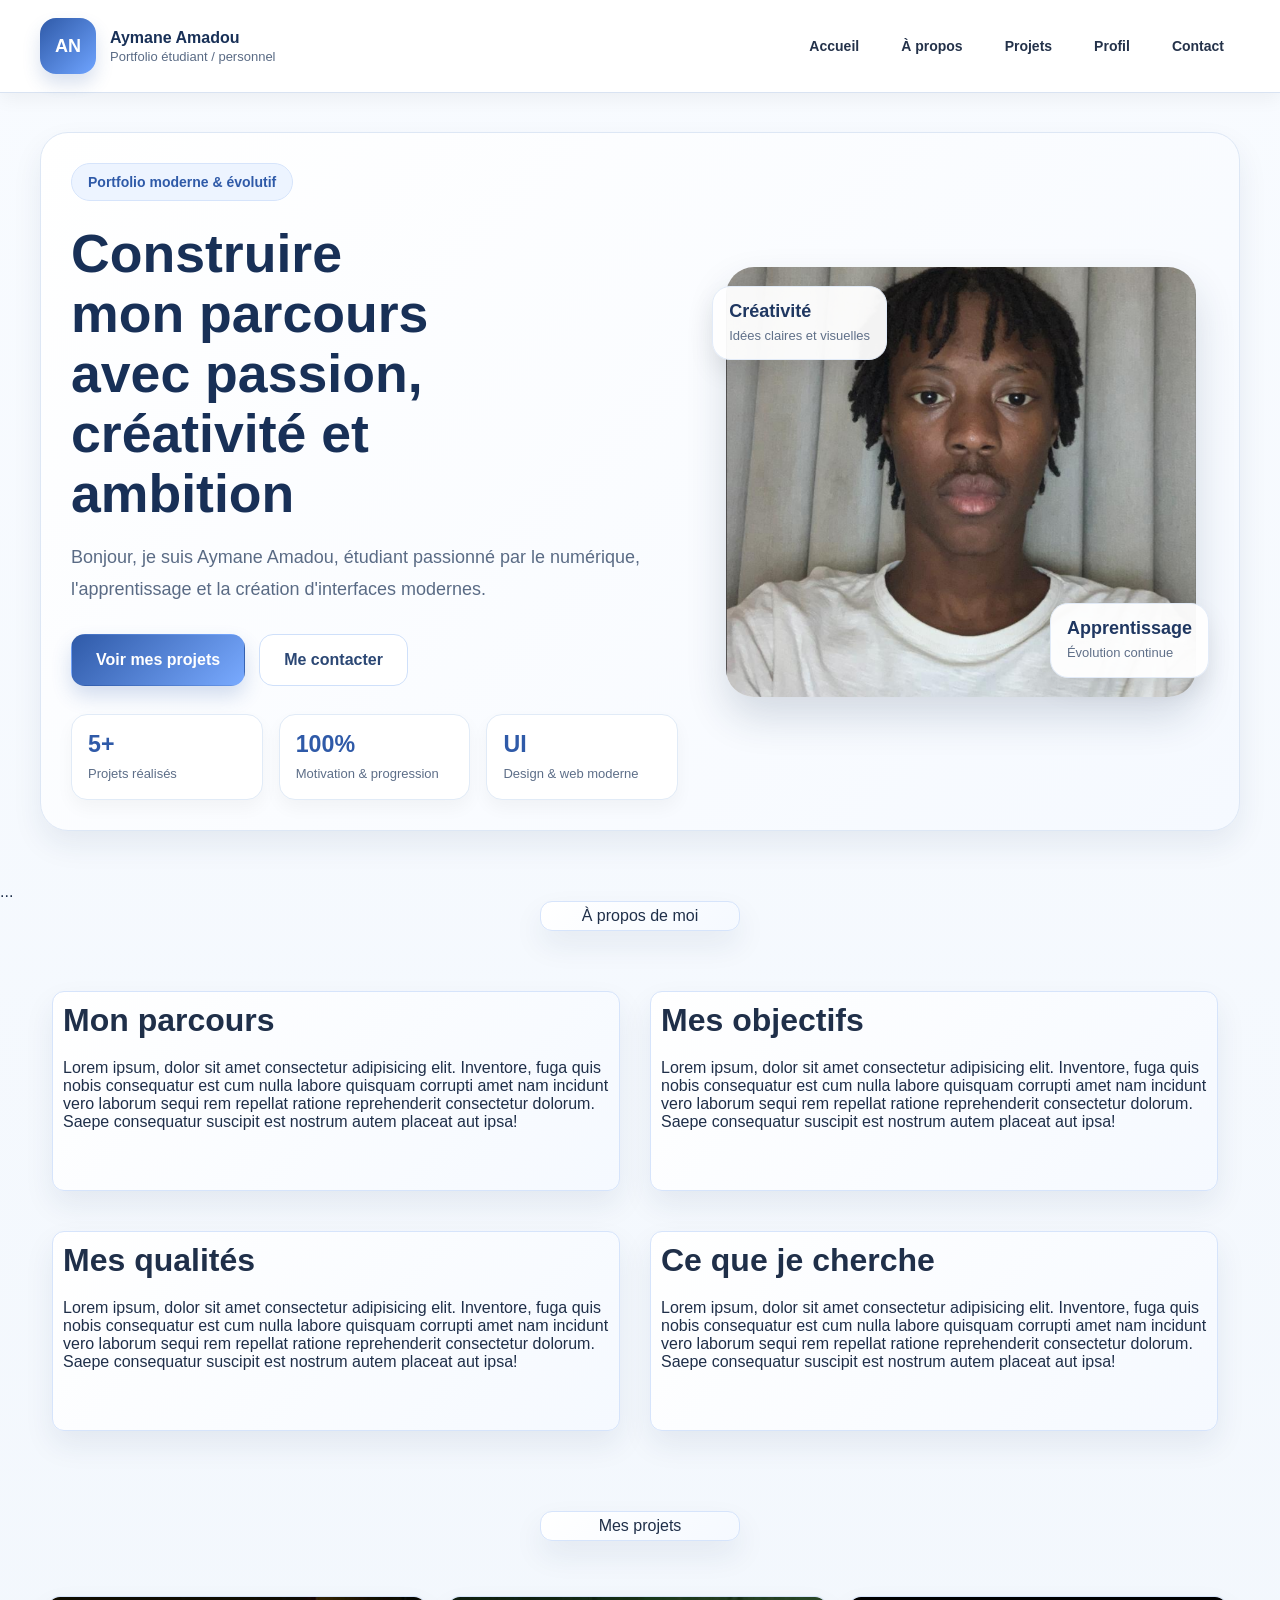
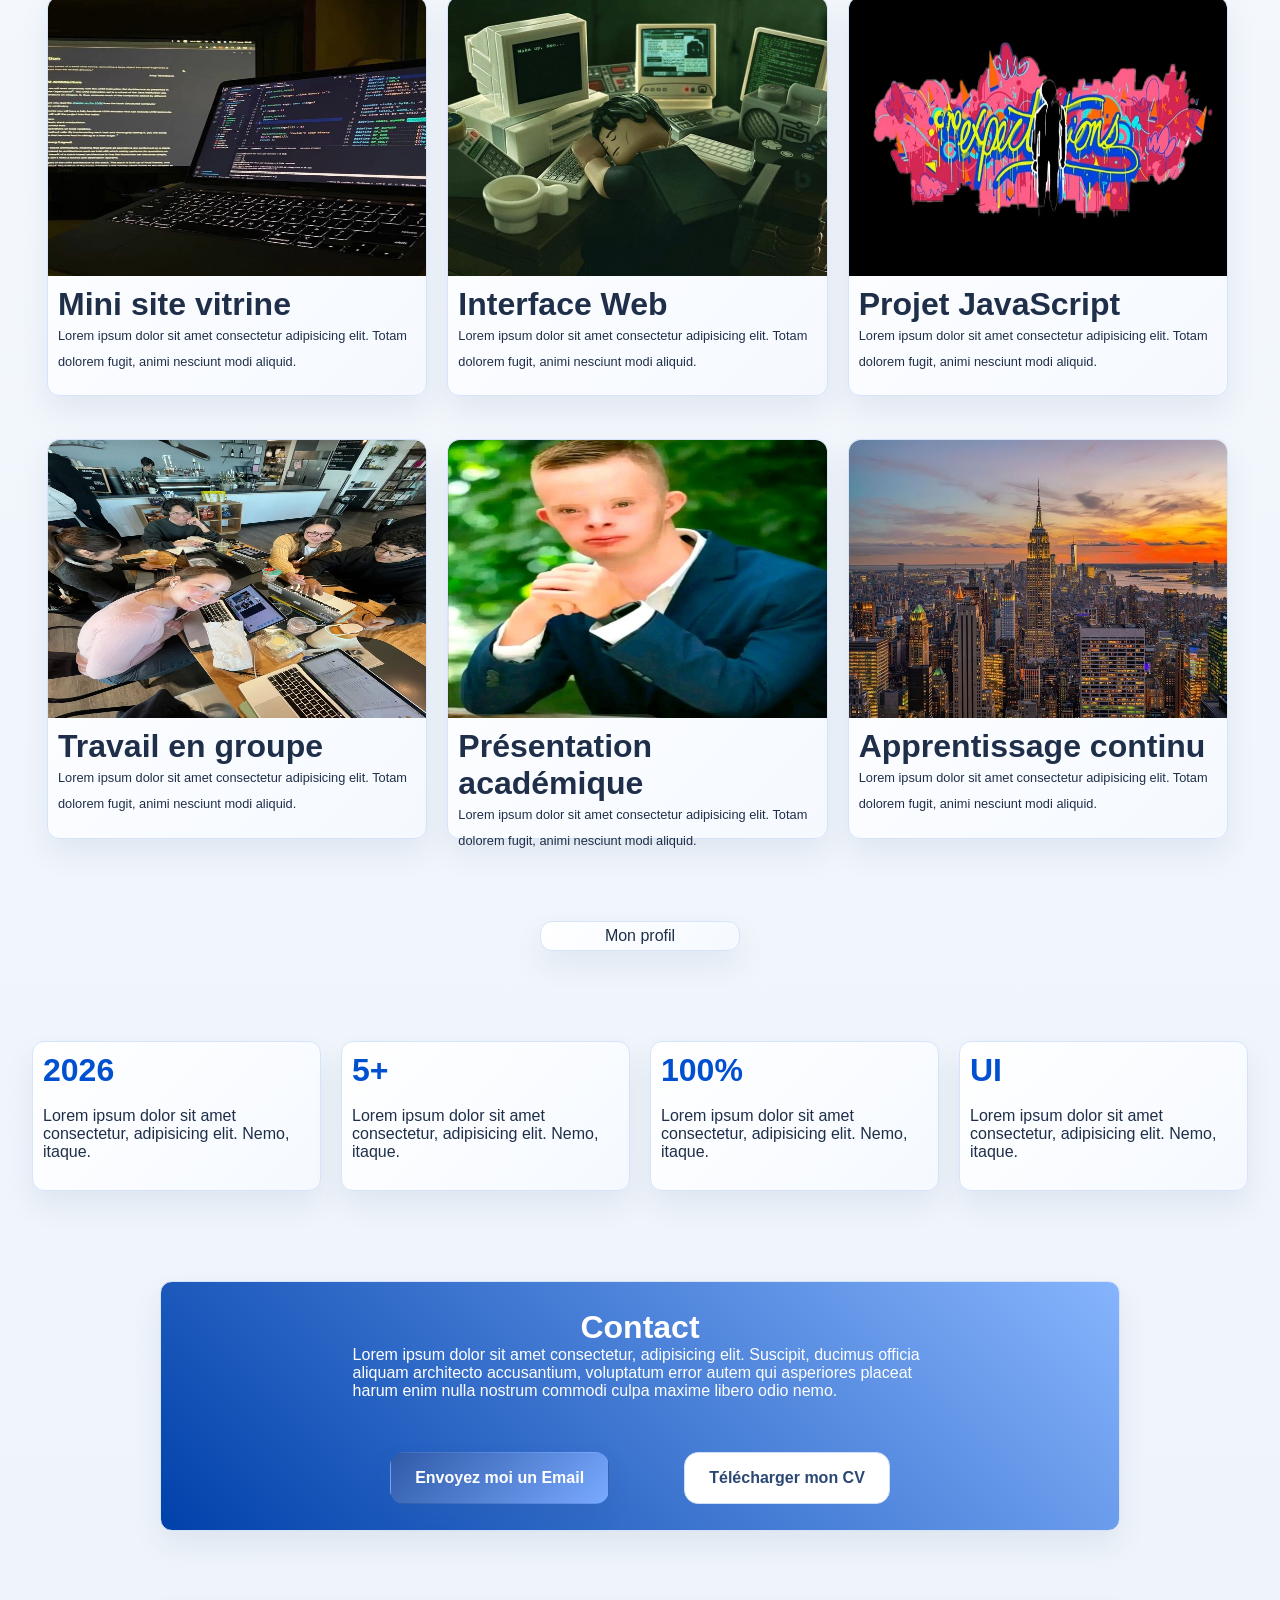
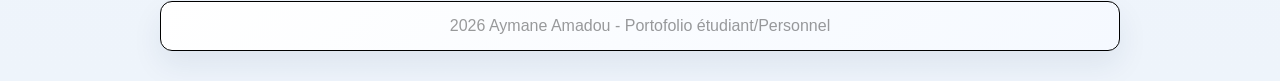
<file: index.html>
<!doctype html>
<html lang="fr">
  <head>
    <meta charset="UTF-8" />
    <meta name="viewport" content="width=device-width, initial-scale=1.0" />
    <title>Portfolio — Partie 1</title>
    <link rel="stylesheet" href="style.css" />
  </head>
  <body>
    <header class="header">
      <div class="container header-inner">
        <!-- Logo + nom -->
        <a href="#accueil" class="brand">
          <div class="logo">AN</div>
          <div class="brand-text">
            <strong>Aymane Amadou</strong>
            <span>Portfolio étudiant / personnel</span>
          </div>
        </a>

        <!-- Checkbox cachée (pour le menu burger sans JS) -->
        <input type="checkbox" id="menuToggle" class="menu-checkbox" />

        <!-- Le label est le bouton burger visuel -->
        <label for="menuToggle" class="menu-toggle" aria-label="Ouvrir le menu">
          <span></span>
        </label>

        <!-- Menu de navigation -->
        <nav class="nav">
          <a href="#accueil">Accueil</a>
          <a href="#apropos">À propos</a>
          <a href="#projets">Projets</a>
          <a href="#profil">Profil</a>
          <a href="#contact">Contact</a>
        </nav>
      </div>
    </header>
    <main>
      <section class="hero" id="accueil">
        <div class="container">
          <div class="hero-box">
            <div class="hero-content">
              <div class="hero-badge">Portfolio moderne & évolutif</div>

              <h1>
                Construire mon parcours avec passion, créativité et ambition
              </h1>

              <p>
                Bonjour, je suis Aymane Amadou, étudiant passionné par le
                numérique, l'apprentissage et la création d'interfaces modernes.
              </p>

              <div class="hero-actions">
                <a href="#projets" class="btn btn-primary">Voir mes projets</a>
                <a href="#contact" class="btn btn-secondary">Me contacter</a>
              </div>

              <div class="hero-stats">
                <div class="hero-stat">
                  <strong>5+</strong>
                  <span>Projets réalisés</span>
                </div>
                <div class="hero-stat">
                  <strong>100%</strong>
                  <span>Motivation & progression</span>
                </div>
                <div class="hero-stat">
                  <strong>UI</strong>
                  <span>Design & web moderne</span>
                </div>
              </div>
            </div>

            <div class="hero-visual">
              <div class="floating-card top">
                <strong>Créativité</strong>
                <span>Idées claires et visuelles</span>
              </div>

              <div class="hero-image-wrap">
                <img class="hero-image" src="photo moi.png" alt="Étudiante" />
              </div>

              <div class="floating-card bottom">
                <strong>Apprentissage</strong>
                <span>Évolution continue</span>
              </div>
            </div>
          </div>
        </div>
      </section>
    </main>
    <nav class="nav">...</nav>
    <!-- Interligne 1 -->
    <div class="inter" id="apropos">À propos de moi</div>
    <!-- Ligne 2 -->
    <div class="ligne2">
      <div class="rect4">
        <h1>Mon parcours</h1>
        <p>
          Lorem ipsum, dolor sit amet consectetur adipisicing elit. Inventore,
          fuga quis nobis consequatur est cum nulla labore quisquam corrupti
          amet nam incidunt vero laborum sequi rem repellat ratione
          reprehenderit consectetur dolorum. Saepe consequatur suscipit est
          nostrum autem placeat aut ipsa!
        </p>
      </div>
      <div class="rect4">
        <h1>Mes objectifs</h1>
        <p>
          Lorem ipsum, dolor sit amet consectetur adipisicing elit. Inventore,
          fuga quis nobis consequatur est cum nulla labore quisquam corrupti
          amet nam incidunt vero laborum sequi rem repellat ratione
          reprehenderit consectetur dolorum. Saepe consequatur suscipit est
          nostrum autem placeat aut ipsa!
        </p>
      </div>
      <div class="rect4">
        <h1>Mes qualités</h1>
        <p>
          Lorem ipsum, dolor sit amet consectetur adipisicing elit. Inventore,
          fuga quis nobis consequatur est cum nulla labore quisquam corrupti
          amet nam incidunt vero laborum sequi rem repellat ratione
          reprehenderit consectetur dolorum. Saepe consequatur suscipit est
          nostrum autem placeat aut ipsa!
        </p>
      </div>
      <div class="rect4">
        <h1>Ce que je cherche</h1>
        <p>
          Lorem ipsum, dolor sit amet consectetur adipisicing elit. Inventore,
          fuga quis nobis consequatur est cum nulla labore quisquam corrupti
          amet nam incidunt vero laborum sequi rem repellat ratione
          reprehenderit consectetur dolorum. Saepe consequatur suscipit est
          nostrum autem placeat aut ipsa!
        </p>
      </div>
    </div>
    <!-- Interligne 2 -->
    <div class="inter" id="projets">Mes projets</div>
    <!-- Ligne 3 -->
    <div class="ligne3">
      <div class="rect6">
        <div class="img6">
          <img src="téléchargé (2).jpg" alt="" />
        </div>
        <div class="txt6">
          <h1>Mini site vitrine</h1>
          <p>
            Lorem ipsum dolor sit amet consectetur adipisicing elit. Totam
            dolorem fugit, animi nesciunt modi aliquid.
          </p>
        </div>
      </div>
      <div class="rect6">
        <div class="img6">
          <img src="Lego The Matrix.jpg" alt="" />
        </div>
        <div class="txt6">
          <h1>Interface Web</h1>
          <p>
            Lorem ipsum dolor sit amet consectetur adipisicing elit. Totam
            dolorem fugit, animi nesciunt modi aliquid.
          </p>
        </div>
      </div>
      <div class="rect6">
        <div class="img6">
          <img src="spiderman wallpaper.jpg" alt="" />
        </div>
        <div class="txt6">
          <h1>Projet JavaScript</h1>
          <p>
            Lorem ipsum dolor sit amet consectetur adipisicing elit. Totam
            dolorem fugit, animi nesciunt modi aliquid.
          </p>
        </div>
      </div>
      <div class="rect6">
        <div class="img6">
          <img src="study session or yap session__.jpg" alt="" />
        </div>
        <div class="txt6">
          <h1>Travail en groupe</h1>
          <p>
            Lorem ipsum dolor sit amet consectetur adipisicing elit. Totam
            dolorem fugit, animi nesciunt modi aliquid.
          </p>
        </div>
      </div>
      <div class="rect6">
        <div class="img6">
          <img src="Up syndrome.jpg" alt="" />
        </div>
        <div class="txt6">
          <h1>Présentation académique</h1>
          <p>
            Lorem ipsum dolor sit amet consectetur adipisicing elit. Totam
            dolorem fugit, animi nesciunt modi aliquid.
          </p>
        </div>
      </div>
      <div class="rect6">
        <div class="img6">
          <img src="random city.jpg" alt="" />
        </div>
        <div class="txt6">
          <h1>Apprentissage continu</h1>
          <p>
            Lorem ipsum dolor sit amet consectetur adipisicing elit. Totam
            dolorem fugit, animi nesciunt modi aliquid.
          </p>
        </div>
      </div>
    </div>
    <!-- Interligne 3 -->
    <div class="inter" id="profil">Mon profil</div>
    <!-- Ligne 4 -->
    <div class="ligne4">
      <div class="rectl4">
        <h1>2026</h1>
        <br />
        <p>
          Lorem ipsum dolor sit amet consectetur, adipisicing elit. Nemo,
          itaque.
        </p>
      </div>
      <div class="rectl4">
        <h1>5+</h1>
        <br />
        <p>
          Lorem ipsum dolor sit amet consectetur, adipisicing elit. Nemo,
          itaque.
        </p>
      </div>
      <div class="rectl4">
        <h1>100%</h1>
        <br />
        <p>
          Lorem ipsum dolor sit amet consectetur, adipisicing elit. Nemo,
          itaque.
        </p>
      </div>
      <div class="rectl4">
        <h1>UI</h1>
        <br />
        <p>
          Lorem ipsum dolor sit amet consectetur, adipisicing elit. Nemo,
          itaque.
        </p>
      </div>
    </div>
    <!-- Contact -->
    <div class="contact" id="contact">
      <div class="txtc">
        <h1>Contact</h1>
        <p>
          Lorem ipsum dolor sit amet consectetur, adipisicing elit. Suscipit,
          ducimus officia aliquam architecto accusantium, voluptatum error autem
          qui asperiores placeat harum enim nulla nostrum commodi culpa maxime
          libero odio nemo.
        </p>
      </div>
      <div class="btc">
        <a href="#mail" class="btn btn-primary"> Envoyez moi un Email</a>
        <a href="#cv" class="btn btn-secondary">Télécharger mon CV</a>
      </div>
    </div>
    <!-- Pied -->
    <div class="footer">
      <p>2026 Aymane Amadou - Portofolio étudiant/Personnel</p>
    </div>
  </body>
</html>
</file>
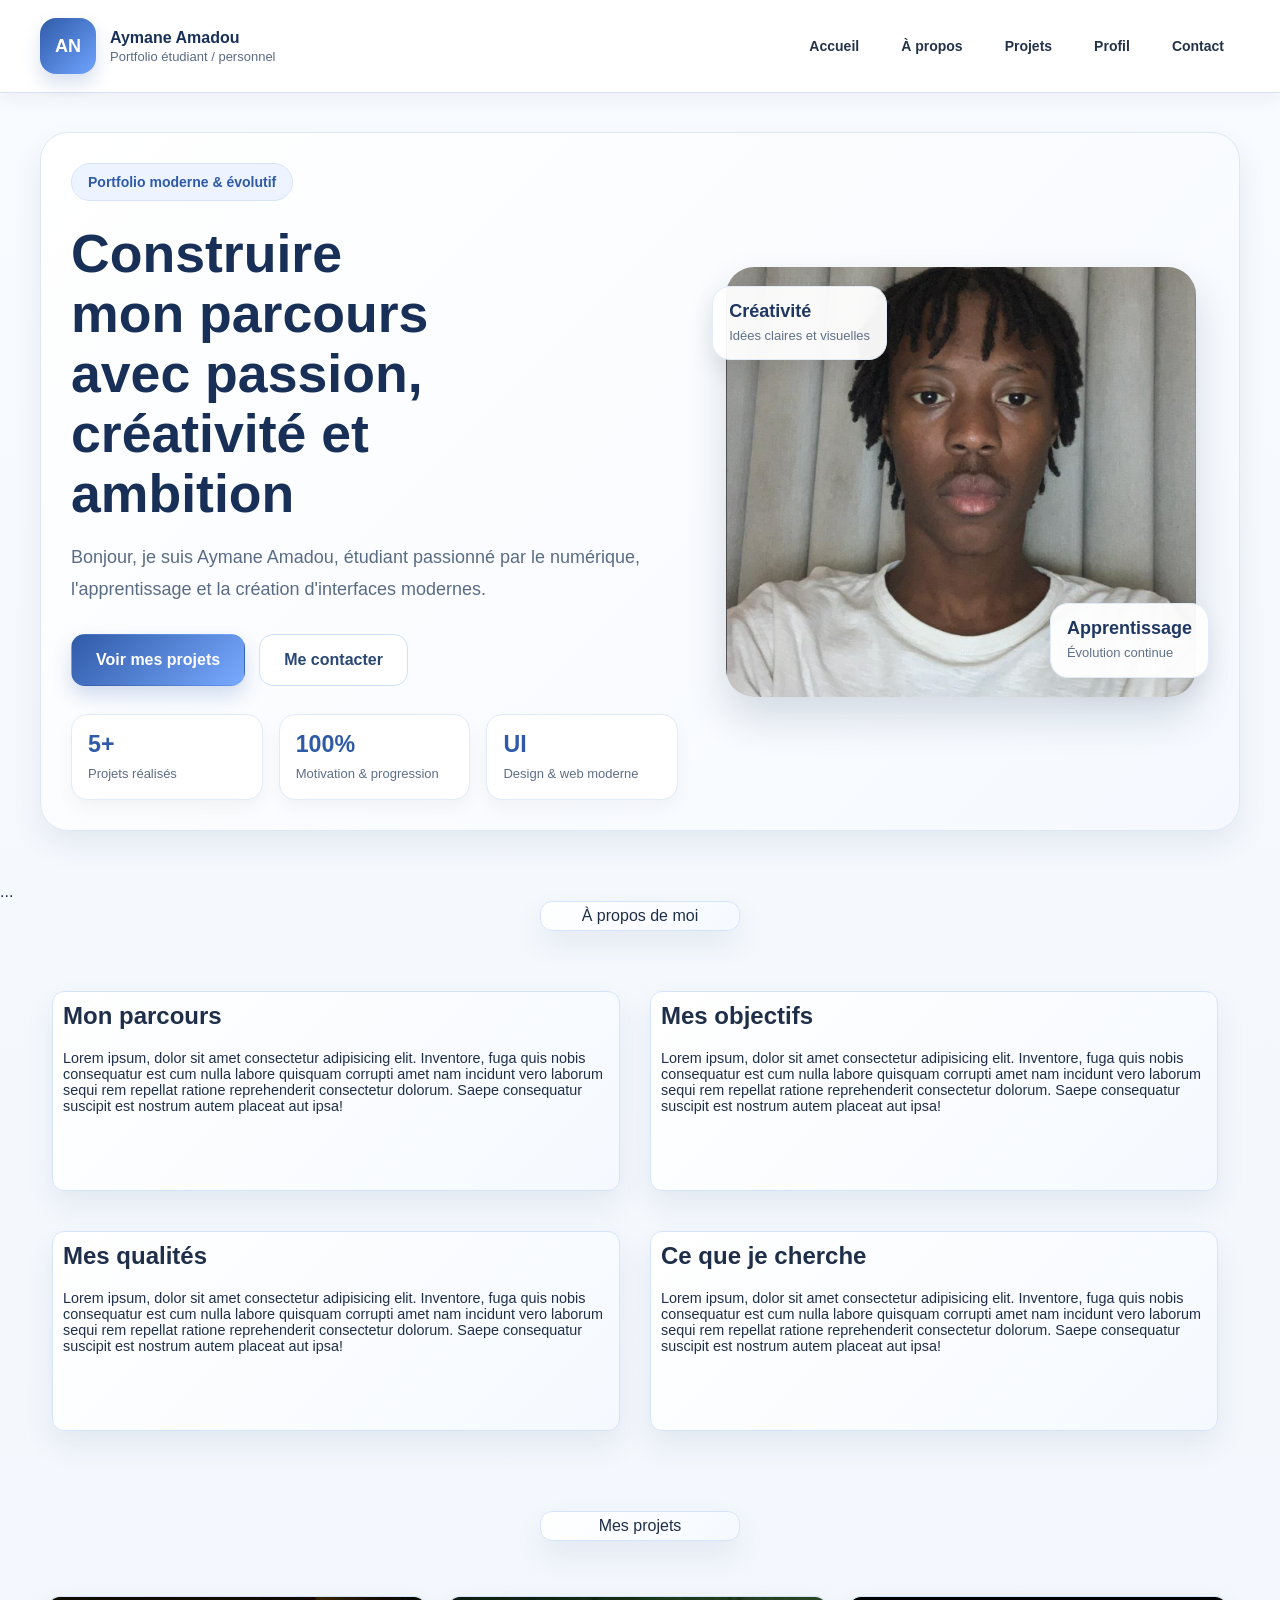
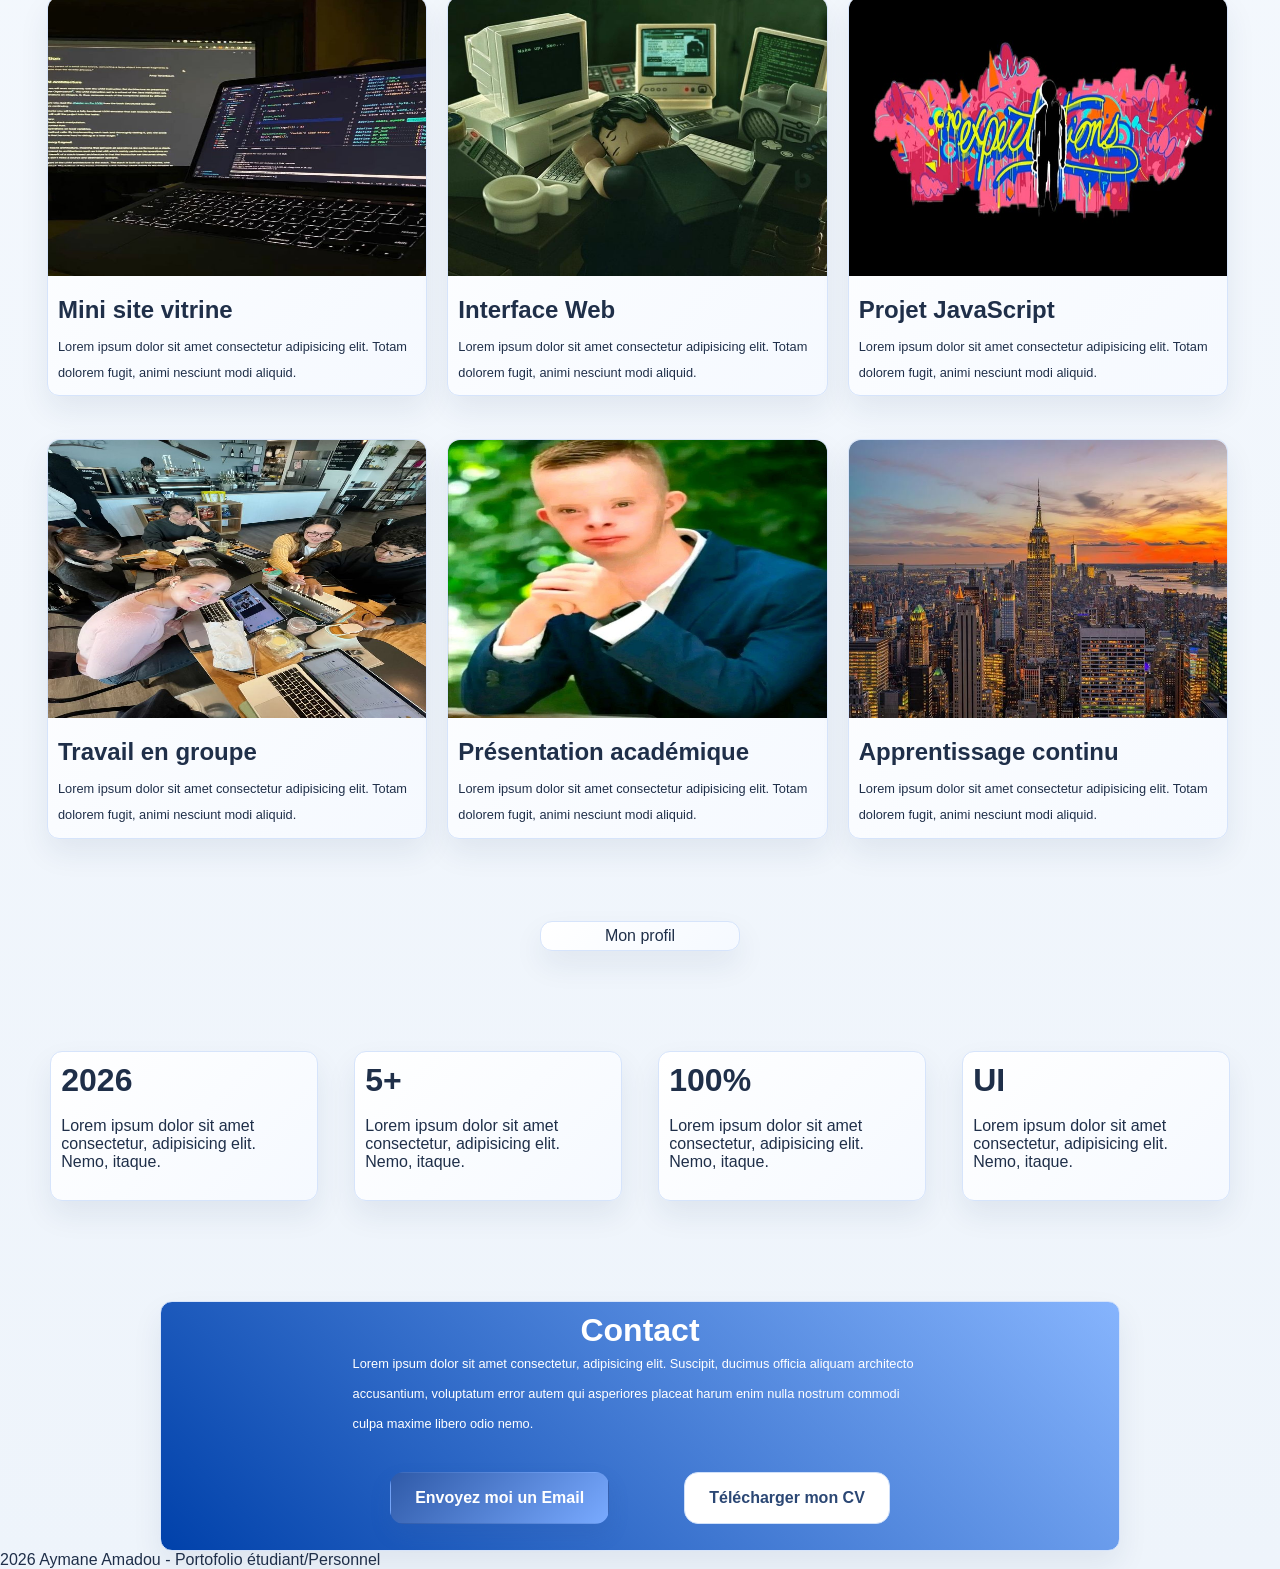
<file: porto.html>
<!doctype html>
<html lang="fr">
  <head>
    <meta charset="UTF-8" />
    <meta name="viewport" content="width=device-width, initial-scale=1.0" />
    <title>Portfolio — Partie 1</title>
    <link rel="stylesheet" href="porto.css" />
  </head>
  <body>
    <header class="header">
      <div class="container header-inner">
        <!-- Logo + nom -->
        <a href="#accueil" class="brand">
          <div class="logo">AN</div>
          <div class="brand-text">
            <strong>Aymane Amadou</strong>
            <span>Portfolio étudiant / personnel</span>
          </div>
        </a>

        <!-- Checkbox cachée (pour le menu burger sans JS) -->
        <input type="checkbox" id="menuToggle" class="menu-checkbox" />

        <!-- Le label est le bouton burger visuel -->
        <label for="menuToggle" class="menu-toggle" aria-label="Ouvrir le menu">
          <span></span>
        </label>

        <!-- Menu de navigation -->
        <nav class="nav">
          <a href="#accueil">Accueil</a>
          <a href="#apropos">À propos</a>
          <a href="#projets">Projets</a>
          <a href="#profil">Profil</a>
          <a href="#contact">Contact</a>
        </nav>
      </div>
    </header>
    <main>
      <section class="hero" id="accueil">
        <div class="container">
          <div class="hero-box">
            <div class="hero-content">
              <div class="hero-badge">Portfolio moderne & évolutif</div>

              <h1>
                Construire mon parcours avec passion, créativité et ambition
              </h1>

              <p>
                Bonjour, je suis Aymane Amadou, étudiant passionné par le
                numérique, l'apprentissage et la création d'interfaces modernes.
              </p>

              <div class="hero-actions">
                <a href="#projets" class="btn btn-primary">Voir mes projets</a>
                <a href="#contact" class="btn btn-secondary">Me contacter</a>
              </div>

              <div class="hero-stats">
                <div class="hero-stat">
                  <strong>5+</strong>
                  <span>Projets réalisés</span>
                </div>
                <div class="hero-stat">
                  <strong>100%</strong>
                  <span>Motivation & progression</span>
                </div>
                <div class="hero-stat">
                  <strong>UI</strong>
                  <span>Design & web moderne</span>
                </div>
              </div>
            </div>

            <div class="hero-visual">
              <div class="floating-card top">
                <strong>Créativité</strong>
                <span>Idées claires et visuelles</span>
              </div>

              <div class="hero-image-wrap">
                <img class="hero-image" src="photo moi.png" alt="Étudiante" />
              </div>

              <div class="floating-card bottom">
                <strong>Apprentissage</strong>
                <span>Évolution continue</span>
              </div>
            </div>
          </div>
        </div>
      </section>
    </main>
    <input type="checkbox" id="menuToggle" class="menu-checkbox" />
    <label for="menuToggle" class="menu-toggle">
      <span></span>
    </label>
    <nav class="nav">...</nav>
    <!-- Interligne 1 -->
    <div class="inter">À propos de moi</div>
    <!-- Ligne 2 -->
    <div class="ligne2">
      <div class="rect4">
        <h1>Mon parcours</h1>
        <p>
          Lorem ipsum, dolor sit amet consectetur adipisicing elit. Inventore,
          fuga quis nobis consequatur est cum nulla labore quisquam corrupti
          amet nam incidunt vero laborum sequi rem repellat ratione
          reprehenderit consectetur dolorum. Saepe consequatur suscipit est
          nostrum autem placeat aut ipsa!
        </p>
      </div>
      <div class="rect4">
        <h1>Mes objectifs</h1>
        <p>
          Lorem ipsum, dolor sit amet consectetur adipisicing elit. Inventore,
          fuga quis nobis consequatur est cum nulla labore quisquam corrupti
          amet nam incidunt vero laborum sequi rem repellat ratione
          reprehenderit consectetur dolorum. Saepe consequatur suscipit est
          nostrum autem placeat aut ipsa!
        </p>
      </div>
      <div class="rect4">
        <h1>Mes qualités</h1>
        <p>
          Lorem ipsum, dolor sit amet consectetur adipisicing elit. Inventore,
          fuga quis nobis consequatur est cum nulla labore quisquam corrupti
          amet nam incidunt vero laborum sequi rem repellat ratione
          reprehenderit consectetur dolorum. Saepe consequatur suscipit est
          nostrum autem placeat aut ipsa!
        </p>
      </div>
      <div class="rect4">
        <h1>Ce que je cherche</h1>
        <p>
          Lorem ipsum, dolor sit amet consectetur adipisicing elit. Inventore,
          fuga quis nobis consequatur est cum nulla labore quisquam corrupti
          amet nam incidunt vero laborum sequi rem repellat ratione
          reprehenderit consectetur dolorum. Saepe consequatur suscipit est
          nostrum autem placeat aut ipsa!
        </p>
      </div>
    </div>
    <!-- Interligne 2 -->
    <div class="inter">Mes projets</div>
    <!-- Ligne 3 -->
    <div class="ligne3">
      <div class="rect6">
        <div class="img6">
          <img src="téléchargé (2).jpg" alt="" />
        </div>
        <div class="txt6">
          <h1>Mini site vitrine</h1>
          <p>
            Lorem ipsum dolor sit amet consectetur adipisicing elit. Totam
            dolorem fugit, animi nesciunt modi aliquid.
          </p>
        </div>
      </div>
      <div class="rect6">
        <div class="img6">
          <img src="Lego The Matrix.jpg" alt="" />
        </div>
        <div class="txt6">
          <h1>Interface Web</h1>
          <p>
            Lorem ipsum dolor sit amet consectetur adipisicing elit. Totam
            dolorem fugit, animi nesciunt modi aliquid.
          </p>
        </div>
      </div>
      <div class="rect6">
        <div class="img6">
          <img src="spiderman wallpaper.jpg" alt="" />
        </div>
        <div class="txt6">
          <h1>Projet JavaScript</h1>
          <p>
            Lorem ipsum dolor sit amet consectetur adipisicing elit. Totam
            dolorem fugit, animi nesciunt modi aliquid.
          </p>
        </div>
      </div>
      <div class="rect6">
        <div class="img6">
          <img src="study session or yap session__.jpg" alt="" />
        </div>
        <div class="txt6">
          <h1>Travail en groupe</h1>
          <p>
            Lorem ipsum dolor sit amet consectetur adipisicing elit. Totam
            dolorem fugit, animi nesciunt modi aliquid.
          </p>
        </div>
      </div>
      <div class="rect6">
        <div class="img6">
          <img src="Up syndrome.jpg" alt="" />
        </div>
        <div class="txt6">
          <h1>Présentation académique</h1>
          <p>
            Lorem ipsum dolor sit amet consectetur adipisicing elit. Totam
            dolorem fugit, animi nesciunt modi aliquid.
          </p>
        </div>
      </div>
      <div class="rect6">
        <div class="img6">
          <img src="random city.jpg" alt="" />
        </div>
        <div class="txt6">
          <h1>Apprentissage continu</h1>
          <p>
            Lorem ipsum dolor sit amet consectetur adipisicing elit. Totam
            dolorem fugit, animi nesciunt modi aliquid.
          </p>
        </div>
      </div>
    </div>
    <!-- Interligne 3 -->
    <div class="inter">Mon profil</div>
    <!-- Ligne 4 -->
    <div class="ligne4">
      <div class="rectl4">
        <h1>2026</h1>
        <br />
        <p>
          Lorem ipsum dolor sit amet consectetur, adipisicing elit. Nemo,
          itaque.
        </p>
      </div>
      <div class="rectl4">
        <h1>5+</h1>
        <br />
        <p>
          Lorem ipsum dolor sit amet consectetur, adipisicing elit. Nemo,
          itaque.
        </p>
      </div>
      <div class="rectl4">
        <h1>100%</h1>
        <br />
        <p>
          Lorem ipsum dolor sit amet consectetur, adipisicing elit. Nemo,
          itaque.
        </p>
      </div>
      <div class="rectl4">
        <h1>UI</h1>
        <br />
        <p>
          Lorem ipsum dolor sit amet consectetur, adipisicing elit. Nemo,
          itaque.
        </p>
      </div>
    </div>
    <!-- Contact -->
    <div class="contact">
      <div class="txtc">
        <h1>Contact</h1>
        <p>
          Lorem ipsum dolor sit amet consectetur, adipisicing elit. Suscipit,
          ducimus officia aliquam architecto accusantium, voluptatum error autem
          qui asperiores placeat harum enim nulla nostrum commodi culpa maxime
          libero odio nemo.
        </p>
      </div>
      <div class="btc">
        <a href="#mail" class="btn btn-primary"> Envoyez moi un Email</a>
        <a href="#cv" class="btn btn-secondary">Télécharger mon CV</a>
      </div>
    </div>
    <!-- Pied -->
     <div class="footer"></div>
     <div class="mentions">2026 Aymane Amadou - Portofolio étudiant/Personnel</div>
  </body>
</html>
</file>
<file: style.css>
* {
  margin: 0;
  padding: 0;
  box-sizing: border-box;
}
html {
  scroll-behavior: smooth;
}
body {
  font-family: Arial, sans-serif;
  background: linear-gradient(180deg, #f8fbff 0%, #eef4fb 100%);
  color: #1f2f49;
  padding-top: 92px;
  overflow-x: hidden;
  padding-bottom: 30px;
}
img {
  max-width: 100%;
  display: block;
}
a,
button,
input,
textarea,
select {
  font: inherit;
}

.container {
  width: min(100% - 32px, 1200px);
  margin: 0 auto;
}
.header {
  position: fixed;
  top: 0;
  left: 0;
  width: 100%;
  background: rgba(255, 255, 255, 0.92);
  backdrop-filter: blur(12px);
  border-bottom: 1px solid #d9e3f2;
  z-index: 1000;
  box-shadow: 0 6px 18px rgba(0, 0, 0, 0.05);
}
.header-inner {
  min-height: 92px;
  display: flex;
  align-items: center;
  justify-content: space-between;
  gap: 20px;
}
.brand {
  display: flex;
  align-items: center;
  gap: 14px;
  text-decoration: none;
  color: #1f2f49;
  min-width: 0;
}

.logo {
  width: 56px;
  height: 56px;
  flex: 0 0 56px;
  border-radius: 16px;
  background: linear-gradient(135deg, #2f5aa8, #6fa4ff);
  color: #ffffff;
  display: flex;
  align-items: center;
  justify-content: center;
  font-weight: 700;
  font-size: 18px;
  box-shadow: 0 10px 18px rgba(47, 90, 168, 0.18);
}
.brand-text {
  display: flex;
  flex-direction: column;
  gap: 2px;
  min-width: 0;
}

.brand-text strong {
  font-size: 16px;
  color: #183057;
  white-space: nowrap;
  overflow: hidden;
  text-overflow: ellipsis;
}

.brand-text span {
  font-size: 13px;
  color: #5a6b85;
  white-space: nowrap;
  overflow: hidden;
  text-overflow: ellipsis;
}
.nav {
  display: flex;
  align-items: center;
  gap: 10px;
  flex-wrap: wrap;
}

.nav a {
  text-decoration: none;
  color: #24324a;
  padding: 10px 16px;
  font-size: 14px;
  font-weight: 600;
  border-radius: 999px;
  transition: 0.3s ease;
}

.nav a:hover,
.nav a:focus-visible {
  background: #e8f1ff;
  color: #2f5aa8;
  outline: none;
}
.menu-checkbox {
  display: none;
}

.menu-toggle {
  display: none;
  width: 48px;
  height: 48px;
  border: 1px solid #d9e3f2;
  border-radius: 14px;
  background: #ffffff;
  align-items: center;
  justify-content: center;
  cursor: pointer;
}

.menu-toggle span,
.menu-toggle::before,
.menu-toggle::after {
  content: "";
  display: block;
  width: 20px;
  height: 2px;
  background: #24324a;
  border-radius: 999px;
  transition: 0.3s ease;
  position: relative;
}

.menu-toggle::before {
  position: absolute;
  transform: translateY(-6px);
}

.menu-toggle::after {
  position: absolute;
  transform: translateY(6px);
}
.menu-checkbox:checked ~ .menu-toggle span {
  opacity: 0;
}

.menu-checkbox:checked ~ .menu-toggle::before {
  transform: rotate(45deg);
}

.menu-checkbox:checked ~ .menu-toggle::after {
  transform: rotate(-45deg);
}
.hero {
  padding: clamp(24px, 4vw, 40px) 0 clamp(34px, 5vw, 52px);
}
.hero-box {
  min-height: 500px;
  border: 1px solid #dde7f5;
  border-radius: 28px;
  background: linear-gradient(135deg, #ffffff 0%, #f5f9ff 100%);
  display: grid;
  grid-template-columns: minmax(0, 1.1fr) minmax(320px, 0.9fr);
  align-items: center;
  gap: clamp(20px, 4vw, 34px);
  padding: clamp(18px, 3vw, 30px);
  box-shadow: 0 14px 30px rgba(24, 48, 87, 0.08);
  overflow: hidden;
}
.hero-badge {
  display: inline-flex;
  align-items: center;
  gap: 8px;
  padding: 10px 16px;
  border-radius: 999px;
  background: #edf4ff;
  border: 1px solid #d6e4fb;
  color: #2f5aa8;
  font-size: 14px;
  font-weight: 700;
  margin-bottom: 22px;
  max-width: 100%;
  text-align: center;
}
.hero-content h1 {
  font-size: clamp(2rem, 5vw, 3.35rem);
  line-height: 1.12;
  margin-bottom: 18px;
  color: #183057;
  max-width: 12ch;
}
.hero-content p {
  font-size: clamp(1rem, 2vw, 1.125rem);
  line-height: 1.8;
  margin-bottom: 28px;
  color: #5a6b85;
  max-width: 620px;
}
.hero-actions {
  display: flex;
  gap: 14px;
  flex-wrap: wrap;
  margin-bottom: 28px;
}

.btn {
  display: inline-flex;
  align-items: center;
  justify-content: center;
  min-height: 52px;
  padding: 14px 24px;
  border-radius: 14px;
  text-decoration: none;
  font-weight: 700;
  transition: 0.3s ease;
  border: 1px solid transparent;
  text-align: center;
}
.btn-primary {
  background: linear-gradient(135deg, #2f5aa8, #79aaff);
  color: #ffffff;
  box-shadow: 0 10px 20px rgba(47, 90, 168, 0.2);
}

.btn-primary:hover,
.btn-primary:focus-visible {
  transform: translateY(-2px);
  box-shadow: 0 14px 24px rgba(47, 90, 168, 0.26);
  outline: none;
}

.btn-secondary {
  border-color: #cfe0fa;
  color: #2b4774;
  background: #ffffff;
}

.btn-secondary:hover,
.btn-secondary:focus-visible {
  background: #f3f8ff;
  outline: none;
}
.hero-stats {
  display: grid;
  grid-template-columns: repeat(3, minmax(0, 1fr));
  gap: 16px;
}

.hero-stat {
  min-width: 0;
  padding: 16px;
  border-radius: 16px;
  background: #ffffff;
  border: 1px solid #e1ebf7;
  box-shadow: 0 8px 18px rgba(0, 0, 0, 0.04);
}

.hero-stat strong {
  display: block;
  font-size: clamp(1.2rem, 2vw, 1.45rem);
  color: #2f5aa8;
  margin-bottom: 6px;
}

.hero-stat span {
  font-size: 13px;
  line-height: 1.5;
  color: #5d6e88;
}
.hero-visual {
  position: relative;
  min-height: 440px;
  display: flex;
  align-items: center;
  justify-content: center;
}

.hero-image-wrap {
  position: relative;
  width: 100%;
  max-width: 470px;
  aspect-ratio: 47 / 43;
  border-radius: 28px;
  overflow: hidden;
  box-shadow: 0 20px 40px rgba(26, 47, 82, 0.16);
}

.hero-image {
  width: 100%;
  height: 100%;
  object-fit: cover;
}
.floating-card {
  position: absolute;
  z-index: 2;
  max-width: 210px;
  background: rgba(255, 255, 255, 0.95);
  border: 1px solid #e2ebf8;
  border-radius: 18px;
  padding: 14px 16px;
  box-shadow: 0 12px 26px rgba(0, 0, 0, 0.08);
}

.floating-card.top {
  top: 24px;
  left: 0;
}

.floating-card.bottom {
  right: 0;
  bottom: 24px;
}

.floating-card strong {
  display: block;
  font-size: 18px;
  color: #1f3761;
  margin-bottom: 4px;
}

.floating-card span {
  font-size: 13px;
  color: #607089;
  line-height: 1.5;
}
@media (max-width: 1024px) {
  .hero-box {
    grid-template-columns: 1fr;
  }

  .hero-content h1 {
    max-width: none;
  }

  .hero-visual {
    min-height: auto;
    padding-top: 10px;
  }

  .hero-image-wrap {
    max-width: 100%;
  }

  .ligne3 {
    grid-template-columns: repeat(3, 1fr);
  }

  .txt6 h1 {
    font-size: 1.2rem;
  }

  .rect4 h1 {
    font-size: 1.4rem;
  }

  .rect4 p {
    font-size: 1rem;
  }

  .ligne4 {
    gap: 20px;
  }

  .rectl4 {
    width: 22%;
  }
}
@media (max-width: 860px) {
  body {
    padding-top: 84px;
  }

  .header-inner {
    min-height: 84px;
  }

  .menu-toggle {
    display: inline-flex;
    position: relative;
    z-index: 1002;
  }

  .nav {
    position: fixed;
    top: 84px;
    left: 16px;
    right: 16px;
    display: flex;
    flex-direction: column;
    align-items: stretch;
    gap: 8px;
    padding: 14px;
    background: rgba(255, 255, 255, 0.98);
    border: 1px solid #d9e3f2;
    border-radius: 20px;
    box-shadow: 0 14px 30px rgba(24, 48, 87, 0.08);
    opacity: 0;
    visibility: hidden;
    transform: translateY(-10px);
    transition: 0.3s ease;
  }

  .menu-checkbox:checked ~ .nav {
    opacity: 1;
    visibility: visible;
    transform: translateY(0);
  }

  .nav a {
    width: 100%;
    text-align: center;
    background: #f8fbff;
  }

  .rect4 h1 {
    font-size: 1.4rem;
  }

  .rect4 p {
    font-size: 0.9rem;
  }

  .txt6 h1 {
    font-size: 1rem;
  }
  .txt6 p {
    font-size: 0.7rem;
  }

  .ligne3 {
    grid-template-columns: repeat(2, 2fr);
    gap: 10px;
  }

  .txtc h1{
    margin-bottom: 10px;
  }

  .btc {
    gap: 20px;
  }

  .rectl4 p{
    font-size: 0.9rem;
  }
}
@media (max-width: 680px) {
  .container {
    width: min(100% - 24px, 1200px);
  }

  .brand-text span {
    display: none;
  }

  .hero-box {
    border-radius: 22px;
    padding: 18px;
  }

  .hero-badge {
    width: 100%;
    justify-content: center;
  }

  .hero-actions {
    flex-direction: column;
  }

  .hero-actions .btn {
    width: 100%;
  }

  .hero-stats {
    grid-template-columns: 1fr;
  }

  .hero-visual {
    gap: 14px;
    flex-direction: column;
    align-items: stretch;
  }

  .floating-card {
    position: static;
    max-width: 100%;
  }
  .rect4 h1 {
    font-size: 1.3rem;
  }

  .rect4 p {
    font-size: 0.8rem;
  }

  .rectl4 h1{
    font-size: 1.6rem;
  }

  .rectl4 p{
    font-size: 0.85rem;
  }

  .contact{
    height: 300px;
  }
}
@media (max-width: 480px) {
  body {
    padding-top: 78px;
  }

  .header-inner {
    min-height: 78px;
    gap: 12px;
  }

  .logo {
    width: 48px;
    height: 48px;
    flex-basis: 48px;
    border-radius: 14px;
  }

  .brand-text strong {
    font-size: 15px;
  }

  .hero-image-wrap {
    border-radius: 22px;
  }

  .ligne2 {
    min-height: 400px;
    width: 95%;
    display: grid;
    grid-template-columns: repeat(1, 1fr);
  }

  .ligne3 {
    grid-template-columns: repeat(1, 1fr);
  }

  .rect4 h1 {
    font-size: 1.2rem;
  }

  .rect4 p {
    font-size: 0.6rem;
  }

  .rect6 h1 {
    font-size: 1.2rem;
  }

  .ligne4 {
    flex-direction: column;
    gap: 20px;
  }

  .rectl4 {
    width: 80%;
    display: flex;
    flex-direction: column;
    align-items: center;
  }

  .contact {
    height: 400px;
  }

  .txtc h1 {
    font-size: 1.4rem;
    margin-bottom: 30px;
  }

  .txtc p {
    font-size: 0.8rem;
    line-height: 20px;
  }

  .btc {
    flex-direction: column;
  }

  .footer p{
    font-size: 0.7rem;
  }
}

@media (min-width: 1025px) {
  .ligne3 {
    grid-template-columns: repeat(3, 1fr);
  }

  .ligne4{
    gap: 20px;
  }
}

.inter {
  min-height: 30px;
  max-width: 200px;
  background: linear-gradient(135deg, #ffffff 0%, #f5f9ff 100%);
  box-shadow: 0 14px 30px rgba(24, 48, 87, 0.08);
  border: 1px solid #d6e4fb;
  border-radius: 12px;
  margin: auto;
  display: flex;
  align-items: center;
  justify-content: center;
}

.ligne2 {
  min-height: 500px;
  width: 95%;
  margin: 40px auto;
  display: grid;
  grid-template-columns: repeat(2, 1fr);
  padding: 20px 0px 0px 20px;
}

.rect4 {
  height: 200px;
  width: 95%;
  border: 1px solid #d6e4fb;
  background: linear-gradient(135deg, #ffffff 0%, #f5f9ff 100%);
  box-shadow: 0 14px 30px rgba(24, 48, 87, 0.08);
  border-radius: 12px;
  display: flex;
  flex-direction: column;
  gap: 20px;
  padding: 10px;
}

.ligne3 {
  min-height: 900px;
  width: 95%;
  margin: 40px auto;
  display: grid;
  padding: 15px 0px 0px 15px;
}

.rect6 {
  height: 400px;
  width: 95%;
  border: 1px solid #d6e4fb;
  background: linear-gradient(135deg, #ffffff 0%, #f5f9ff 100%);
  box-shadow: 0 14px 30px rgba(24, 48, 87, 0.08);
  border-radius: 12px;
  gap: 10px;
}

.img6 {
  height: 70%;
}

.txt6 {
  height: 30%;
  padding: 10px;
}

.txt6 p {
  font-size: 0.8rem;
  line-height: 2;
}

.img6 img {
  height: 100%;
  min-width: 100%;
  border-radius: 12px 12px 0px 0px;
}

.ligne4 {
  min-height: 250px;
  width: 95%;
  display: flex;
  justify-content: space-around;
  align-items: center;
  margin: 40px auto;
}

.rectl4 {
  height: 150px;
  border: 1px solid #d6e4fb;
  background: linear-gradient(135deg, #ffffff 0%, #f5f9ff 100%);
  box-shadow: 0 14px 30px rgba(24, 48, 87, 0.08);
  border-radius: 12px;
  padding: 10px;
}

.rectl4 h1 {
  justify-self: center;
  color: #0050d0;
}

.contact {
  min-height: 250px;
  width: 75%;
  border: 1px solid #d6e4fb;
  background: linear-gradient(45deg, #0041aa, #0062ff70);
  box-shadow: 0 14px 30px rgba(24, 48, 87, 0.08);
  border-radius: 12px;
  margin: auto;
  display: flex;
  justify-content: center;
  align-items: center;
  flex-direction: column;
}

.txtc {
  height: 50%;
  width: 60%;
  display: flex;
  flex-direction: column;
  margin: auto;
  color: white;
}

.txtc h1 {
  align-self: center;
}

.btc {
  height: 35%;
  width: 60%;
  margin: auto;
  display: flex;
  justify-content: space-around;
  align-items: center;
}

.footer {
  height: 50px;
  width: 75%;
  border: 1px solid #000000;
  background: linear-gradient(135deg, #ffffff 0%, #f5f9ff 100%);
  box-shadow: 0 14px 30px rgba(24, 48, 87, 0.08);
  border-radius: 12px;
  margin: 70px auto 0px auto;
  display: flex;
  justify-content: center;
  align-items: center;
  color: rgba(0, 0, 0, 0.395);
}
</file>
<file: porto.css>
* {
  margin: 0;
  padding: 0;
  box-sizing: border-box;
}
html {
  scroll-behavior: smooth;
}
body {
  font-family: Arial, sans-serif;
  background: linear-gradient(180deg, #f8fbff 0%, #eef4fb 100%);
  color: #1f2f49;
  padding-top: 92px;
  overflow-x: hidden;
}
img {
  max-width: 100%;
  display: block;
}
a,
button,
input,
textarea,
select {
  font: inherit;
}

.container {
  width: min(100% - 32px, 1200px);
  margin: 0 auto;
}
.header {
  position: fixed;
  top: 0;
  left: 0;
  width: 100%;
  background: rgba(255, 255, 255, 0.92);
  backdrop-filter: blur(12px);
  border-bottom: 1px solid #d9e3f2;
  z-index: 1000;
  box-shadow: 0 6px 18px rgba(0, 0, 0, 0.05);
}
.header-inner {
  min-height: 92px;
  display: flex;
  align-items: center;
  justify-content: space-between;
  gap: 20px;
}
.brand {
  display: flex;
  align-items: center;
  gap: 14px;
  text-decoration: none;
  color: #1f2f49;
  min-width: 0;
}

.logo {
  width: 56px;
  height: 56px;
  flex: 0 0 56px;
  border-radius: 16px;
  background: linear-gradient(135deg, #2f5aa8, #6fa4ff);
  color: #ffffff;
  display: flex;
  align-items: center;
  justify-content: center;
  font-weight: 700;
  font-size: 18px;
  box-shadow: 0 10px 18px rgba(47, 90, 168, 0.18);
}
.brand-text {
  display: flex;
  flex-direction: column;
  gap: 2px;
  min-width: 0;
}

.brand-text strong {
  font-size: 16px;
  color: #183057;
  white-space: nowrap;
  overflow: hidden;
  text-overflow: ellipsis;
}

.brand-text span {
  font-size: 13px;
  color: #5a6b85;
  white-space: nowrap;
  overflow: hidden;
  text-overflow: ellipsis;
}
.nav {
  display: flex;
  align-items: center;
  gap: 10px;
  flex-wrap: wrap;
}

.nav a {
  text-decoration: none;
  color: #24324a;
  padding: 10px 16px;
  font-size: 14px;
  font-weight: 600;
  border-radius: 999px;
  transition: 0.3s ease;
}

.nav a:hover,
.nav a:focus-visible {
  background: #e8f1ff;
  color: #2f5aa8;
  outline: none;
}
.menu-checkbox {
  display: none;
}

.menu-toggle {
  display: none;
  width: 48px;
  height: 48px;
  border: 1px solid #d9e3f2;
  border-radius: 14px;
  background: #ffffff;
  align-items: center;
  justify-content: center;
  cursor: pointer;
}

.menu-toggle span,
.menu-toggle::before,
.menu-toggle::after {
  content: "";
  display: block;
  width: 20px;
  height: 2px;
  background: #24324a;
  border-radius: 999px;
  transition: 0.3s ease;
  position: relative;
}

.menu-toggle::before {
  position: absolute;
  transform: translateY(-6px);
}

.menu-toggle::after {
  position: absolute;
  transform: translateY(6px);
}
.menu-checkbox:checked ~ .menu-toggle span {
  opacity: 0;
}

.menu-checkbox:checked ~ .menu-toggle::before {
  transform: rotate(45deg);
}

.menu-checkbox:checked ~ .menu-toggle::after {
  transform: rotate(-45deg);
}
.hero {
  padding: clamp(24px, 4vw, 40px) 0 clamp(34px, 5vw, 52px);
}
.hero-box {
  min-height: 500px;
  border: 1px solid #dde7f5;
  border-radius: 28px;
  background: linear-gradient(135deg, #ffffff 0%, #f5f9ff 100%);
  display: grid;
  grid-template-columns: minmax(0, 1.1fr) minmax(320px, 0.9fr);
  align-items: center;
  gap: clamp(20px, 4vw, 34px);
  padding: clamp(18px, 3vw, 30px);
  box-shadow: 0 14px 30px rgba(24, 48, 87, 0.08);
  overflow: hidden;
}
.hero-badge {
  display: inline-flex;
  align-items: center;
  gap: 8px;
  padding: 10px 16px;
  border-radius: 999px;
  background: #edf4ff;
  border: 1px solid #d6e4fb;
  color: #2f5aa8;
  font-size: 14px;
  font-weight: 700;
  margin-bottom: 22px;
  max-width: 100%;
  text-align: center;
}
.hero-content h1 {
  font-size: clamp(2rem, 5vw, 3.35rem);
  line-height: 1.12;
  margin-bottom: 18px;
  color: #183057;
  max-width: 12ch;
}
.hero-content p {
  font-size: clamp(1rem, 2vw, 1.125rem);
  line-height: 1.8;
  margin-bottom: 28px;
  color: #5a6b85;
  max-width: 620px;
}
.hero-actions {
  display: flex;
  gap: 14px;
  flex-wrap: wrap;
  margin-bottom: 28px;
}

.btn {
  display: inline-flex;
  align-items: center;
  justify-content: center;
  min-height: 52px;
  padding: 14px 24px;
  border-radius: 14px;
  text-decoration: none;
  font-weight: 700;
  transition: 0.3s ease;
  border: 1px solid transparent;
  text-align: center;
}
.btn-primary {
  background: linear-gradient(135deg, #2f5aa8, #79aaff);
  color: #ffffff;
  box-shadow: 0 10px 20px rgba(47, 90, 168, 0.2);
}

.btn-primary:hover,
.btn-primary:focus-visible {
  transform: translateY(-2px);
  box-shadow: 0 14px 24px rgba(47, 90, 168, 0.26);
  outline: none;
}

.btn-secondary {
  border-color: #cfe0fa;
  color: #2b4774;
  background: #ffffff;
}

.btn-secondary:hover,
.btn-secondary:focus-visible {
  background: #f3f8ff;
  outline: none;
}
.hero-stats {
  display: grid;
  grid-template-columns: repeat(3, minmax(0, 1fr));
  gap: 16px;
}

.hero-stat {
  min-width: 0;
  padding: 16px;
  border-radius: 16px;
  background: #ffffff;
  border: 1px solid #e1ebf7;
  box-shadow: 0 8px 18px rgba(0, 0, 0, 0.04);
}

.hero-stat strong {
  display: block;
  font-size: clamp(1.2rem, 2vw, 1.45rem);
  color: #2f5aa8;
  margin-bottom: 6px;
}

.hero-stat span {
  font-size: 13px;
  line-height: 1.5;
  color: #5d6e88;
}
.hero-visual {
  position: relative;
  min-height: 440px;
  display: flex;
  align-items: center;
  justify-content: center;
}

.hero-image-wrap {
  position: relative;
  width: 100%;
  max-width: 470px;
  aspect-ratio: 47 / 43;
  border-radius: 28px;
  overflow: hidden;
  box-shadow: 0 20px 40px rgba(26, 47, 82, 0.16);
}

.hero-image {
  width: 100%;
  height: 100%;
  object-fit: cover;
}
.floating-card {
  position: absolute;
  z-index: 2;
  max-width: 210px;
  background: rgba(255, 255, 255, 0.95);
  border: 1px solid #e2ebf8;
  border-radius: 18px;
  padding: 14px 16px;
  box-shadow: 0 12px 26px rgba(0, 0, 0, 0.08);
}

.floating-card.top {
  top: 24px;
  left: 0;
}

.floating-card.bottom {
  right: 0;
  bottom: 24px;
}

.floating-card strong {
  display: block;
  font-size: 18px;
  color: #1f3761;
  margin-bottom: 4px;
}

.floating-card span {
  font-size: 13px;
  color: #607089;
  line-height: 1.5;
}
@media (max-width: 1024px) {
  .hero-box {
    grid-template-columns: 1fr;
  }

  .hero-content h1 {
    max-width: none;
  }

  .hero-visual {
    min-height: auto;
    padding-top: 10px;
  }

  .hero-image-wrap {
    max-width: 100%;
  }
}
@media (max-width: 860px) {
  body {
    padding-top: 84px;
  }

  .header-inner {
    min-height: 84px;
  }

  .menu-toggle {
    display: inline-flex;
    position: relative;
    z-index: 1002;
  }

  .nav {
    position: fixed;
    top: 84px;
    left: 16px;
    right: 16px;
    display: flex;
    flex-direction: column;
    align-items: stretch;
    gap: 8px;
    padding: 14px;
    background: rgba(255, 255, 255, 0.98);
    border: 1px solid #d9e3f2;
    border-radius: 20px;
    box-shadow: 0 14px 30px rgba(24, 48, 87, 0.08);
    opacity: 0;
    visibility: hidden;
    transform: translateY(-10px);
    transition: 0.3s ease;
  }

  .menu-checkbox:checked ~ .nav {
    opacity: 1;
    visibility: visible;
    transform: translateY(0);
  }

  .nav a {
    width: 100%;
    text-align: center;
    background: #f8fbff;
  }
}
@media (max-width: 680px) {
  .container {
    width: min(100% - 24px, 1200px);
  }

  .brand-text span {
    display: none;
  }

  .hero-box {
    border-radius: 22px;
    padding: 18px;
  }

  .hero-badge {
    width: 100%;
    justify-content: center;
  }

  .hero-actions {
    flex-direction: column;
  }

  .hero-actions .btn {
    width: 100%;
  }

  .hero-stats {
    grid-template-columns: 1fr;
  }

  .hero-visual {
    gap: 14px;
    flex-direction: column;
    align-items: stretch;
  }

  .floating-card {
    position: static;
    max-width: 100%;
  }
}
@media (max-width: 480px) {
  body {
    padding-top: 78px;
  }

  .header-inner {
    min-height: 78px;
    gap: 12px;
  }

  .logo {
    width: 48px;
    height: 48px;
    flex-basis: 48px;
    border-radius: 14px;
  }

  .brand-text strong {
    font-size: 15px;
  }

  .hero-image-wrap {
    border-radius: 22px;
  }
}
.inter{
  min-height: 30px;
  max-width: 200px;
  background: linear-gradient(135deg, #ffffff 0%, #f5f9ff 100%);
  box-shadow: 0 14px 30px rgba(24, 48, 87, 0.08);
  border: 1px solid #d6e4fb;
  border-radius: 12px;
  margin: auto;
  display: flex;
  align-items: center;
  justify-content: center;
}

.ligne2{
  min-height: 500px;
  width: 95%;
  margin: 40px auto;
  display: grid;
  grid-template-columns: repeat(2,1fr);
  padding: 20px 0px 0px 20px;
}

.rect4{
  height: 200px;
  width: 95%;
  border: 1px solid #d6e4fb;
  background: linear-gradient(135deg, #ffffff 0%, #f5f9ff 100%);
  box-shadow: 0 14px 30px rgba(24, 48, 87, 0.08);
  border-radius: 12px;
  display: flex;
  flex-direction: column;
  gap: 20px;
  padding: 10px;
}

.rect4 h1{
  font-size: 1.5rem;
}

.rect4 p{
  font-size: 0.9rem;
}

.ligne3{
  min-height: 900px;
  width: 95%;
  margin: 40px auto;
 display: grid;
 grid-template-columns: repeat(3, 1fr);
 padding: 15px 0px 0px 15px;
}

.rect6{
  height: 400px;
  width: 95%;
  border: 1px solid #d6e4fb;
  background: linear-gradient(135deg, #ffffff 0%, #f5f9ff 100%);
  box-shadow: 0 14px 30px rgba(24, 48, 87, 0.08);
  border-radius: 12px;
  gap: 10px;
}

.img6{
  height: 70%;
}

.txt6{
  height: 30%;
  padding: 10px;
}

.txt6 h1{
  font-size: 1.5rem;
  line-height: 2;
}

.txt6 p{
 font-size: 0.8rem;
 line-height: 2;
}

.img6 img{
  height: 100%;
  min-width: 100%;
  border-radius: 12px 12px 0px 0px;
}

.ligne4{
  height: 350px;
  width: 95%;
  display: flex;
  justify-content: space-around;
  align-items: center;
  margin: auto;
}

.rectl4{
  height: 150px;
  width: 22%;
  border: 1px solid #d6e4fb;
  background: linear-gradient(135deg, #ffffff 0%, #f5f9ff 100%);
  box-shadow: 0 14px 30px rgba(24, 48, 87, 0.08);
  border-radius: 12px;
  padding: 10px;
}

.rectl4 h1{
  justify-self: center;
}

.contact{
  height: 250px;
  width: 75%;
  border: 1px solid #d6e4fb;
  background: linear-gradient(45deg, #0041aa , #0062ff70 );
  box-shadow: 0 14px 30px rgba(24, 48, 87, 0.08);
  border-radius: 12px;
  margin: auto;
  display: flex;
  justify-content: center;
  align-items: center;
  flex-direction: column;
}

.txtc{
  height: 50%;
  width: 60%;
  display: flex;
  flex-direction: column;
  margin: auto;
  color: white;
}

.txtc h1{
  align-self: center;
}

.txtc p{
  font-size: 0.8rem;
  line-height: 30px;
}

.btc{
  height: 35%;
  width: 60%;
  margin: auto;
  display: flex;
  justify-content: space-around;
  align-items: center;
}
</file>
